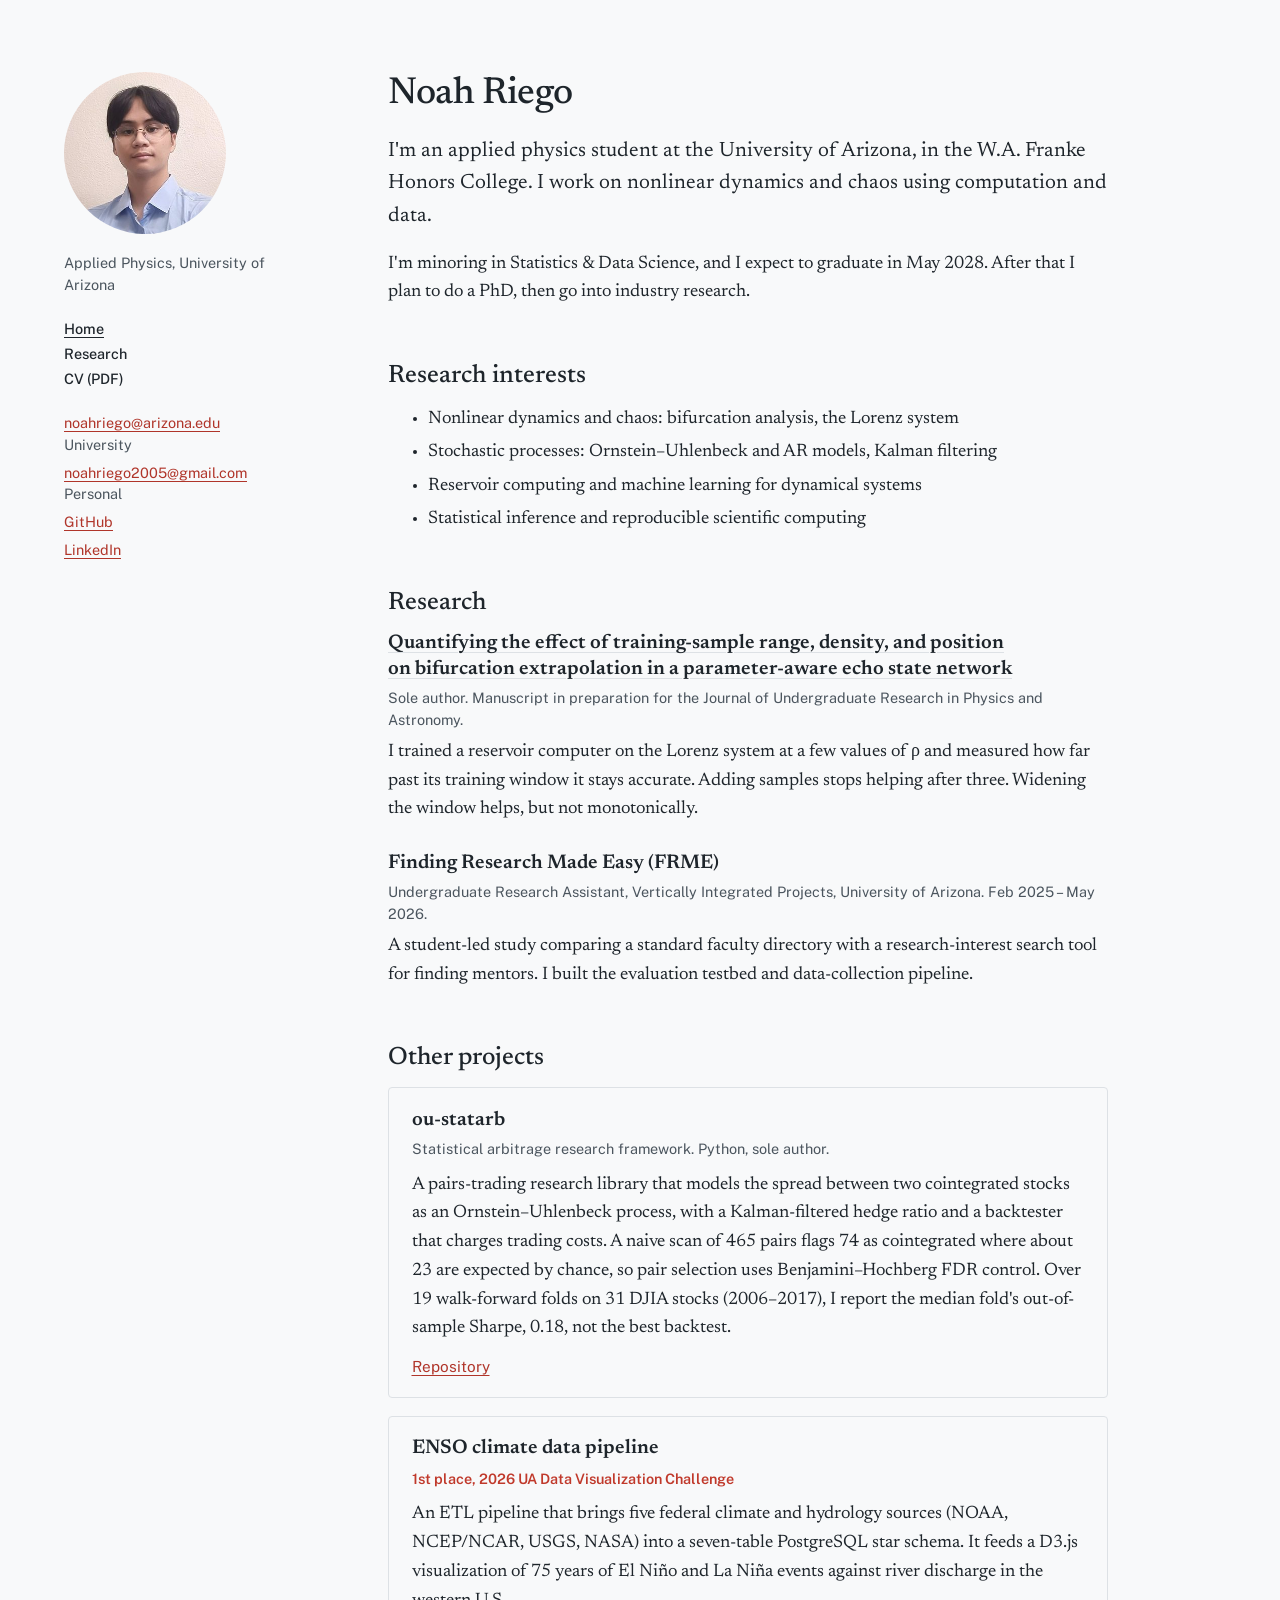
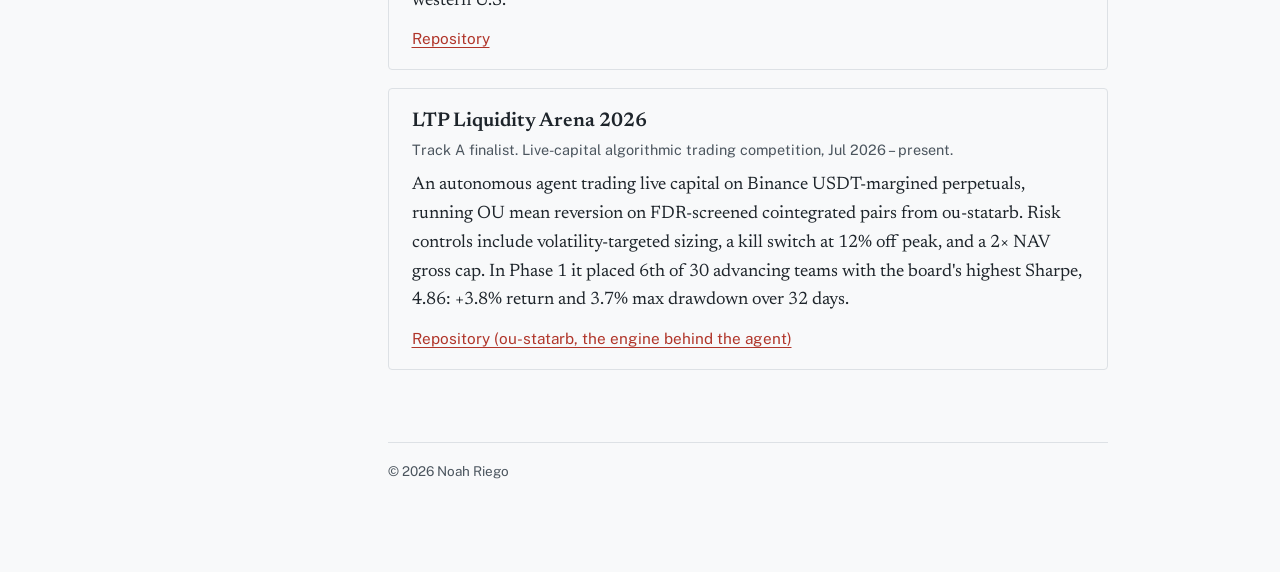
<file: index.html>
<!doctype html>
<html lang="en">
<head>
  <meta charset="utf-8">
  <meta name="viewport" content="width=device-width, initial-scale=1">
  <title>Noah Riego</title>
  <meta name="description" content="Noah Riego, applied physics student at the University of Arizona. Research in nonlinear dynamics, chaos, and reservoir computing.">
  <link rel="canonical" href="https://ndar123909.github.io/">

  <meta property="og:type" content="website">
  <meta property="og:title" content="Noah Riego">
  <meta property="og:description" content="Applied physics student at the University of Arizona. Research in nonlinear dynamics, chaos, and reservoir computing.">
  <meta property="og:url" content="https://ndar123909.github.io/">
  <meta property="og:image" content="https://ndar123909.github.io/assets/img/headshot-640.jpg">
  <meta property="og:image:alt" content="Portrait of Noah Riego">
  <meta name="twitter:card" content="summary">

  <link rel="icon" href="/assets/img/favicon.svg" type="image/svg+xml">
  <link rel="preload" href="/assets/fonts/newsreader-latin-wght-normal.woff2" as="font" type="font/woff2" crossorigin>
  <link rel="stylesheet" href="/assets/css/site.css">
</head>
<body>
  <a class="skip-link" href="#main">Skip to content</a>

  <div class="layout">
    <header class="sidebar">
      <img class="headshot" src="/assets/img/headshot-320.jpg" srcset="/assets/img/headshot-320.jpg 320w, /assets/img/headshot-640.jpg 640w" sizes="9rem" width="320" height="320" alt="Portrait of Noah Riego">
      <p class="role">Applied Physics, University of Arizona</p>
      <nav aria-label="Site">
        <ul>
          <li><a href="/" aria-current="page">Home</a></li>
          <li><a href="/research/lorenz-esn/">Research</a></li>
          <li><a href="/files/Riego_CV.pdf">CV (PDF)</a></li>
        </ul>
      </nav>
      <ul class="contact">
        <li><a href="mailto:noahriego@arizona.edu">noahriego@arizona.edu</a> <span class="kind">University</span></li>
        <li><a href="mailto:noahriego2005@gmail.com">noahriego2005@gmail.com</a> <span class="kind">Personal</span></li>
        <li><a href="https://github.com/NDAR123909">GitHub</a></li>
        <li><a href="https://www.linkedin.com/in/noah-riego-b32a02276/">LinkedIn</a></li>
      </ul>
    </header>

    <main id="main">
      <h1>Noah Riego</h1>

      <p class="lede">I'm an applied physics student at the University of Arizona, in the W.A. Franke Honors College. I work on nonlinear dynamics and chaos using computation and data.</p>

      <p>I'm minoring in Statistics &amp; Data Science, and I expect to graduate in May 2028. After that I plan to do a PhD, then go into industry research.</p>

      <h2>Research interests</h2>
      <ul>
        <li>Nonlinear dynamics and chaos: bifurcation analysis, the Lorenz system</li>
        <li>Stochastic processes: Ornstein–Uhlenbeck and AR models, Kalman filtering</li>
        <li>Reservoir computing and machine learning for dynamical systems</li>
        <li>Statistical inference and reproducible scientific computing</li>
      </ul>

      <h2>Research</h2>

      <article class="entry">
        <h3><a href="/research/lorenz-esn/">Quantifying the effect of training-sample range, density, and position on bifurcation extrapolation in a parameter-aware echo state network</a></h3>
        <p class="meta">Sole author. Manuscript in preparation for the Journal of Undergraduate Research in Physics and Astronomy.</p>
        <p>I trained a reservoir computer on the Lorenz system at a few values of ρ and measured how far past its training window it stays accurate. Adding samples stops helping after three. Widening the window helps, but not monotonically.</p>
      </article>

      <article class="entry">
        <h3>Finding Research Made Easy (FRME)</h3>
        <p class="meta">Undergraduate Research Assistant, Vertically Integrated Projects, University of Arizona. Feb 2025 – May 2026.</p>
        <p>A student-led study comparing a standard faculty directory with a research-interest search tool for finding mentors. I built the evaluation testbed and data-collection pipeline.</p>
      </article>

      <h2>Other projects</h2>

      <article class="project">
        <h3>ou-statarb</h3>
        <p class="meta">Statistical arbitrage research framework. Python, sole author.</p>
        <p>A pairs-trading research library that models the spread between two cointegrated stocks as an Ornstein–Uhlenbeck process, with a Kalman-filtered hedge ratio and a backtester that charges trading costs. A naive scan of 465 pairs flags 74 as cointegrated where about 23 are expected by chance, so pair selection uses Benjamini–Hochberg FDR control. Over 19 walk-forward folds on 31 DJIA stocks (2006–2017), I report the median fold's out-of-sample Sharpe, 0.18, not the best backtest.</p>
        <p class="links"><a href="https://github.com/NDAR123909/ou-statarb">Repository</a></p>
      </article>

      <article class="project">
        <h3>ENSO climate data pipeline</h3>
        <p class="award">1st place, 2026 UA Data Visualization Challenge</p>
        <p>An ETL pipeline that brings five federal climate and hydrology sources (NOAA, NCEP/NCAR, USGS, NASA) into a seven-table PostgreSQL star schema. It feeds a D3.js visualization of 75 years of El Niño and La Niña events against river discharge in the western U.S.</p>
        <p class="links"><a href="https://github.com/NDAR123909/enso-visualization">Repository</a></p>
      </article>

      <article class="project">
        <h3>LTP Liquidity Arena 2026</h3>
        <p class="meta">Track A finalist. Live-capital algorithmic trading competition, Jul 2026 – present.</p>
        <p>An autonomous agent trading live capital on Binance USDT-margined perpetuals, running OU mean reversion on FDR-screened cointegrated pairs from ou-statarb. Risk controls include volatility-targeted sizing, a kill switch at 12% off peak, and a 2× NAV gross cap. In Phase 1 it placed 6th of 30 advancing teams with the board's highest Sharpe, 4.86: +3.8% return and 3.7% max drawdown over 32 days.</p>
        <p class="links"><a href="https://github.com/NDAR123909/ou-statarb">Repository (ou-statarb, the engine behind the agent)</a></p>
      </article>

      <footer class="site-footer">
        <p>© 2026 Noah Riego</p>
      </footer>
    </main>
  </div>
</body>
</html>
</file>
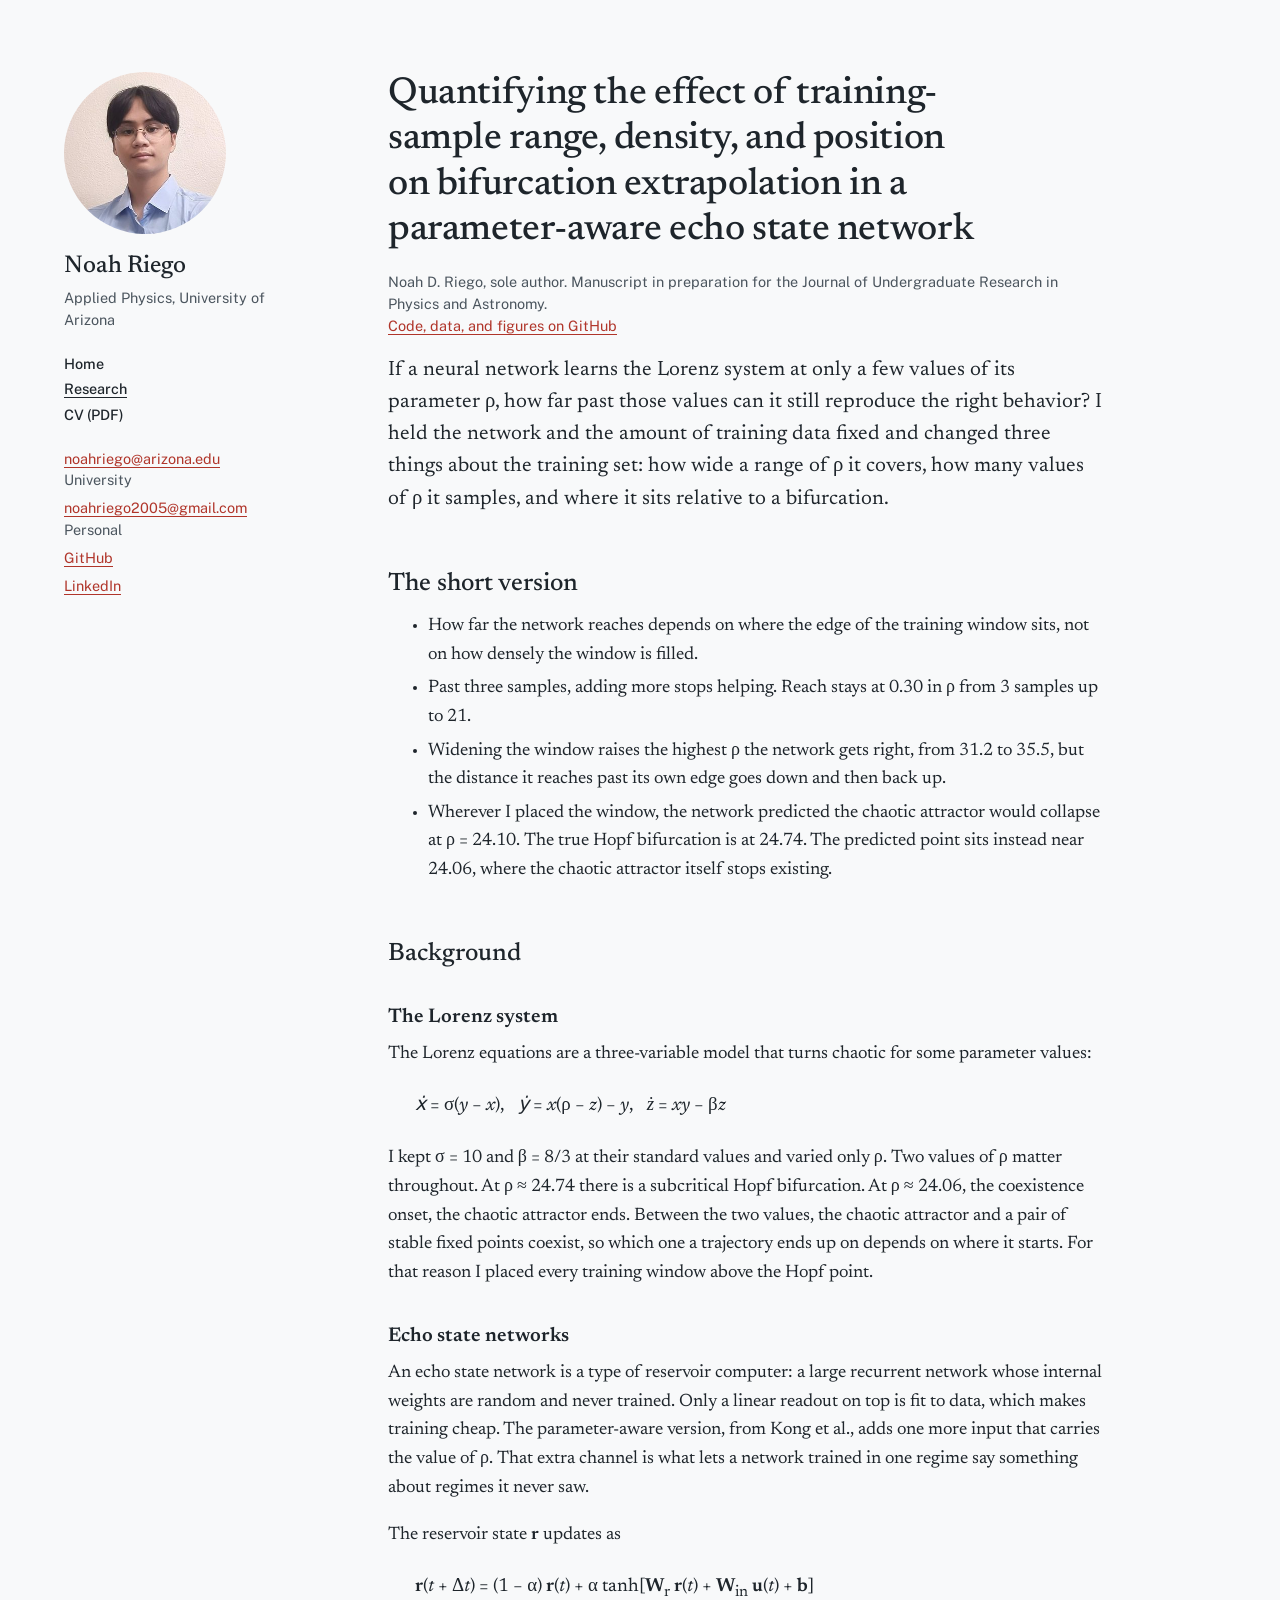
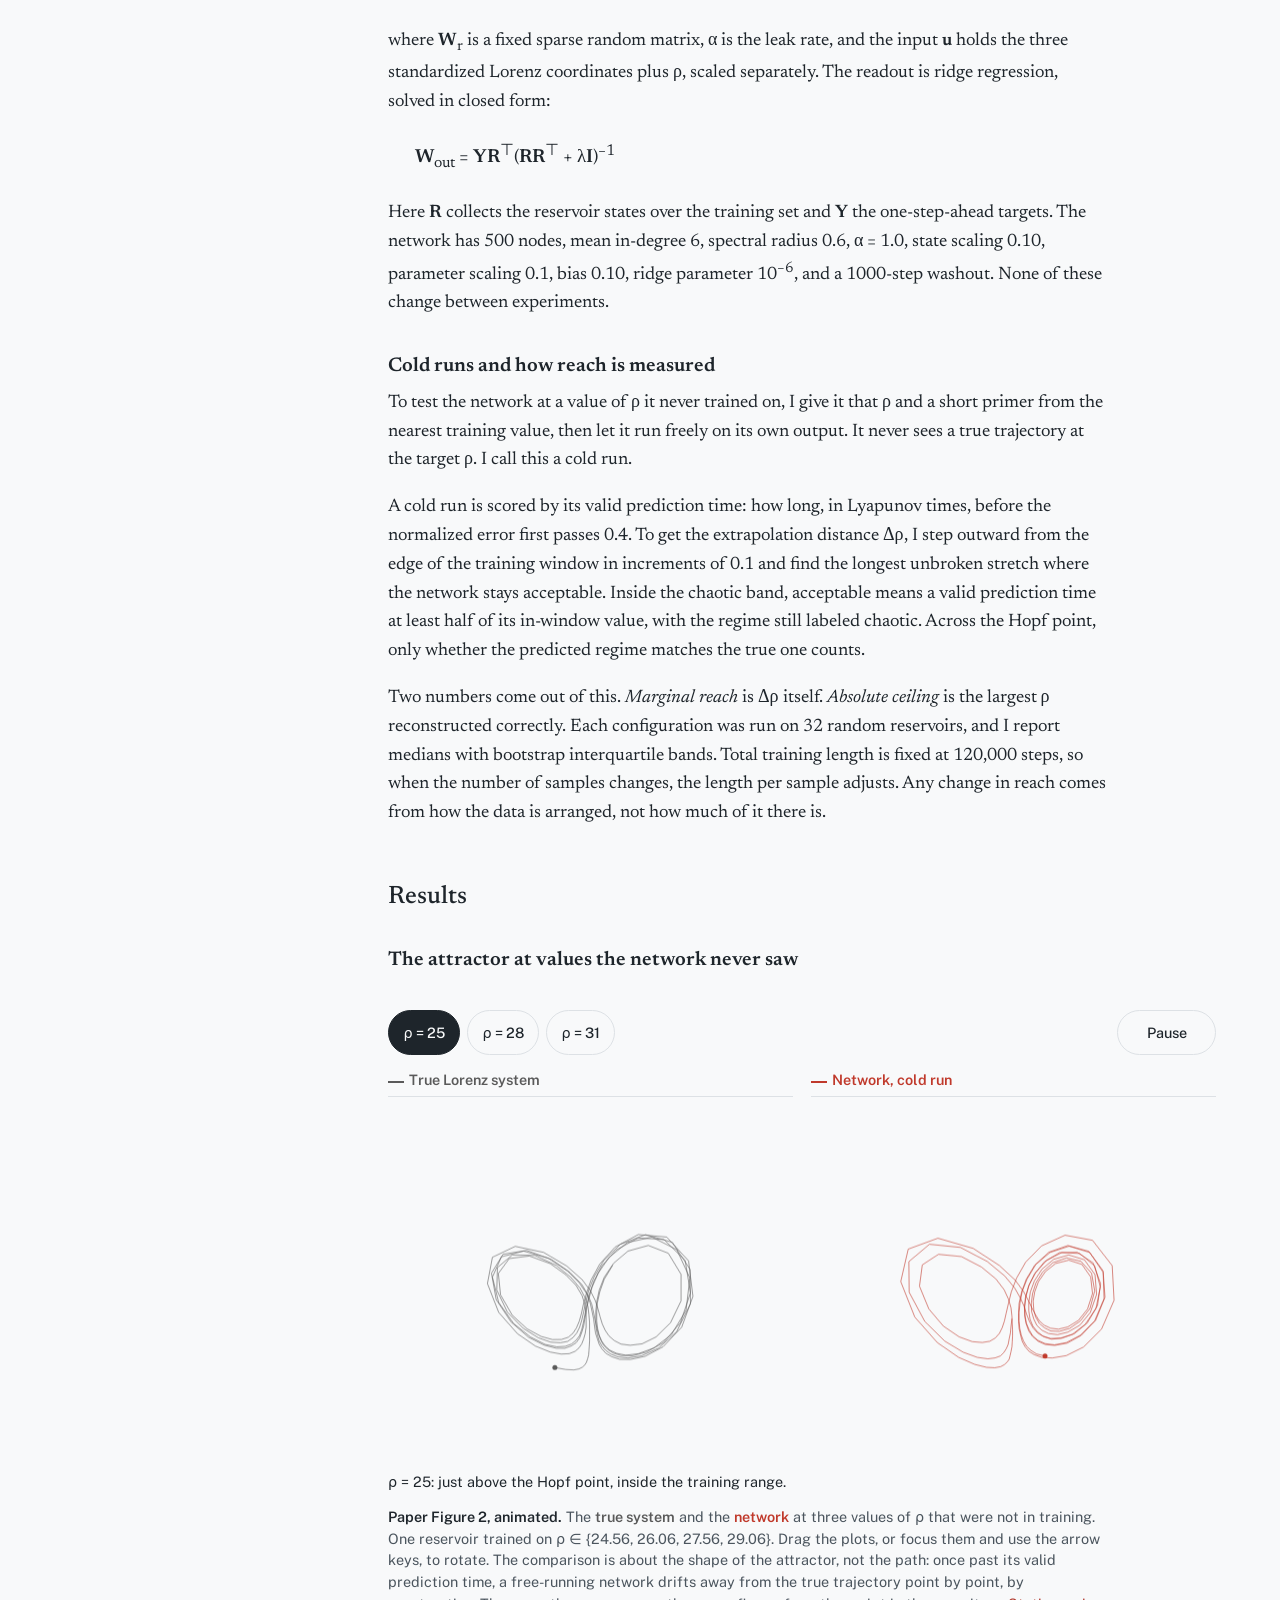
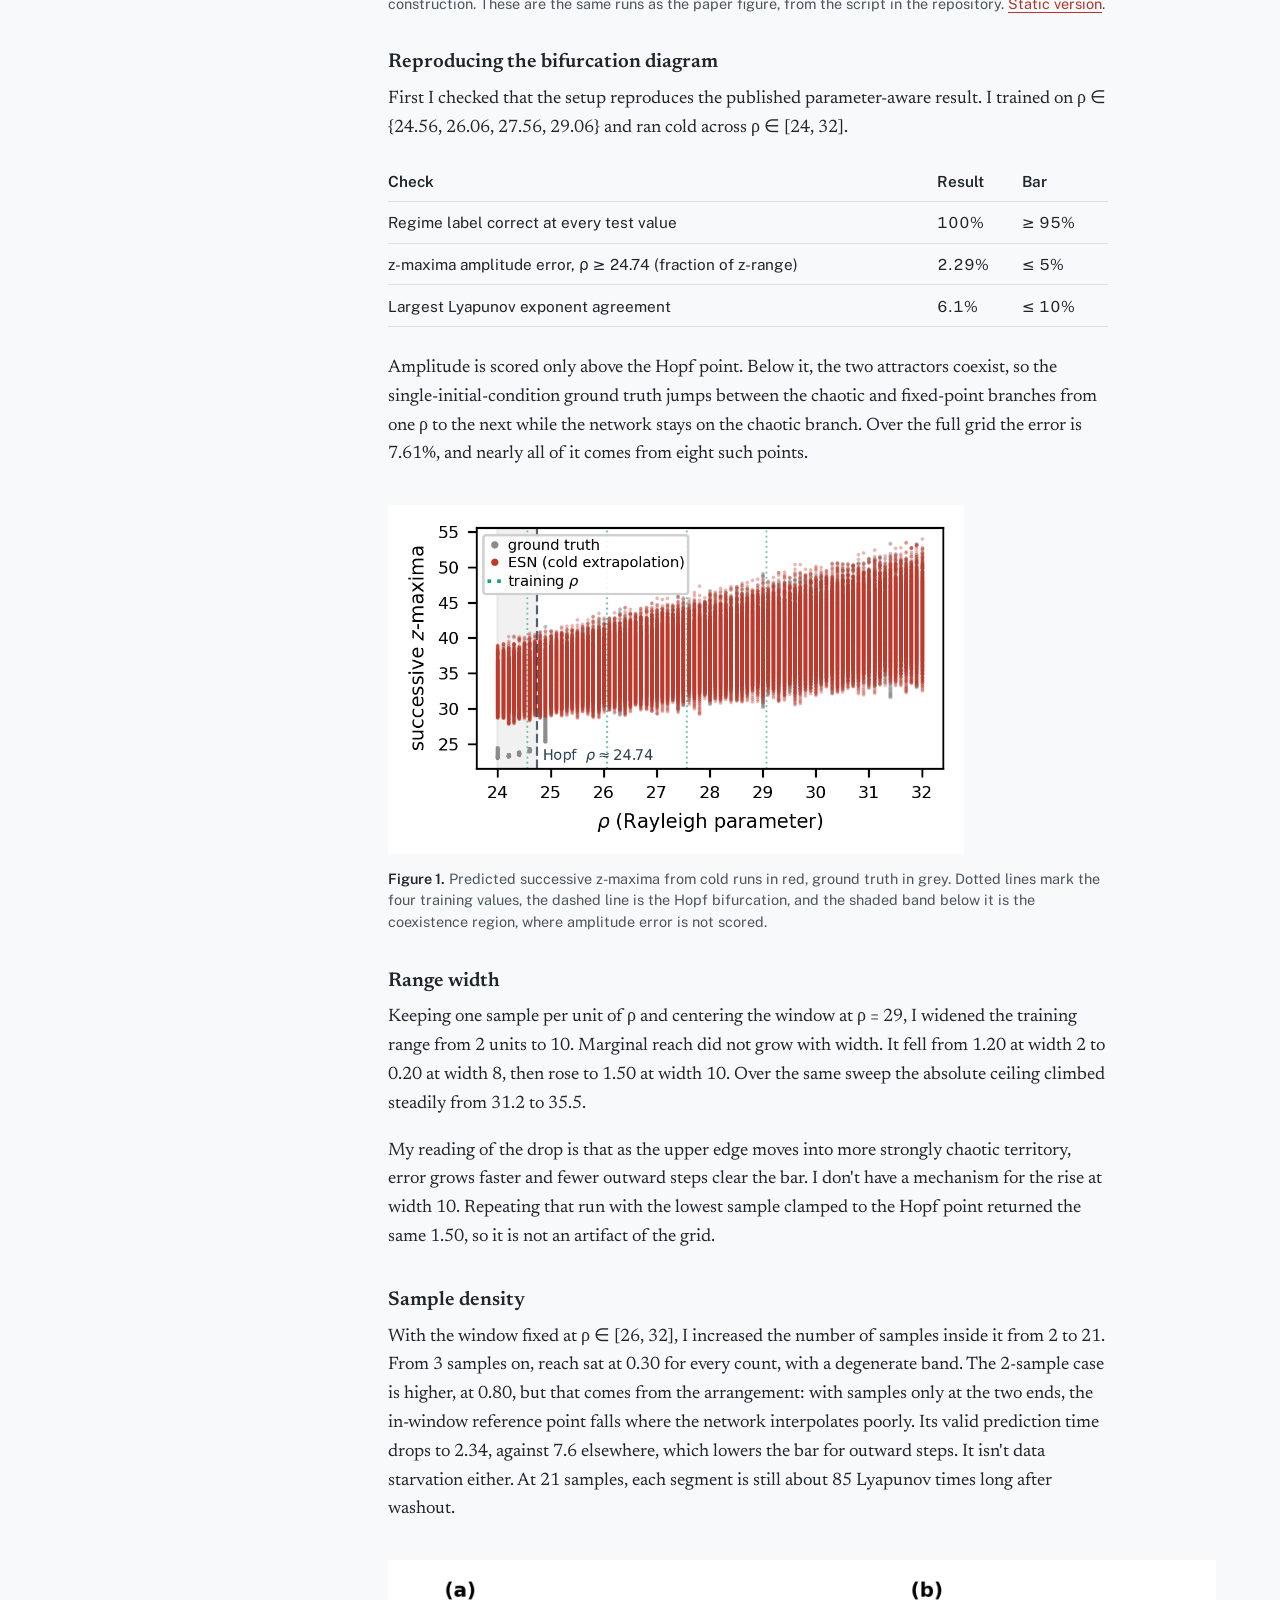
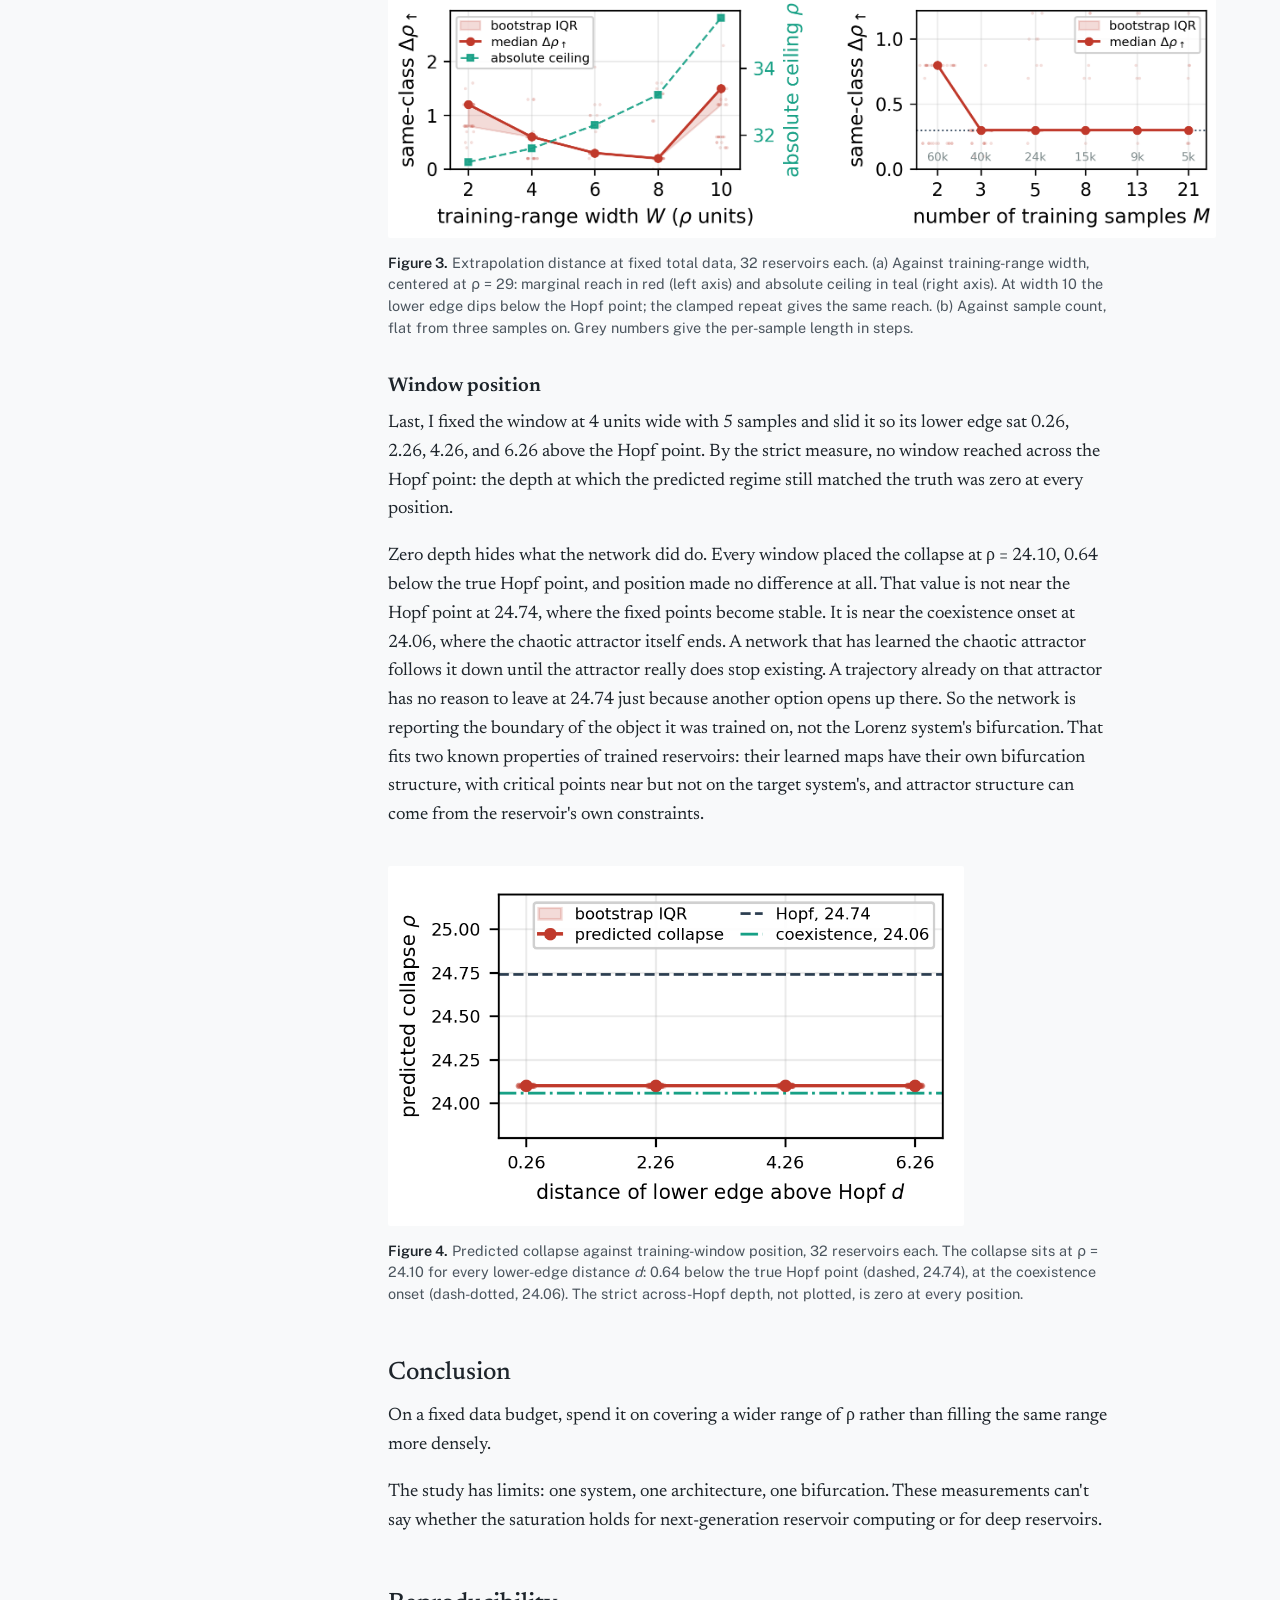
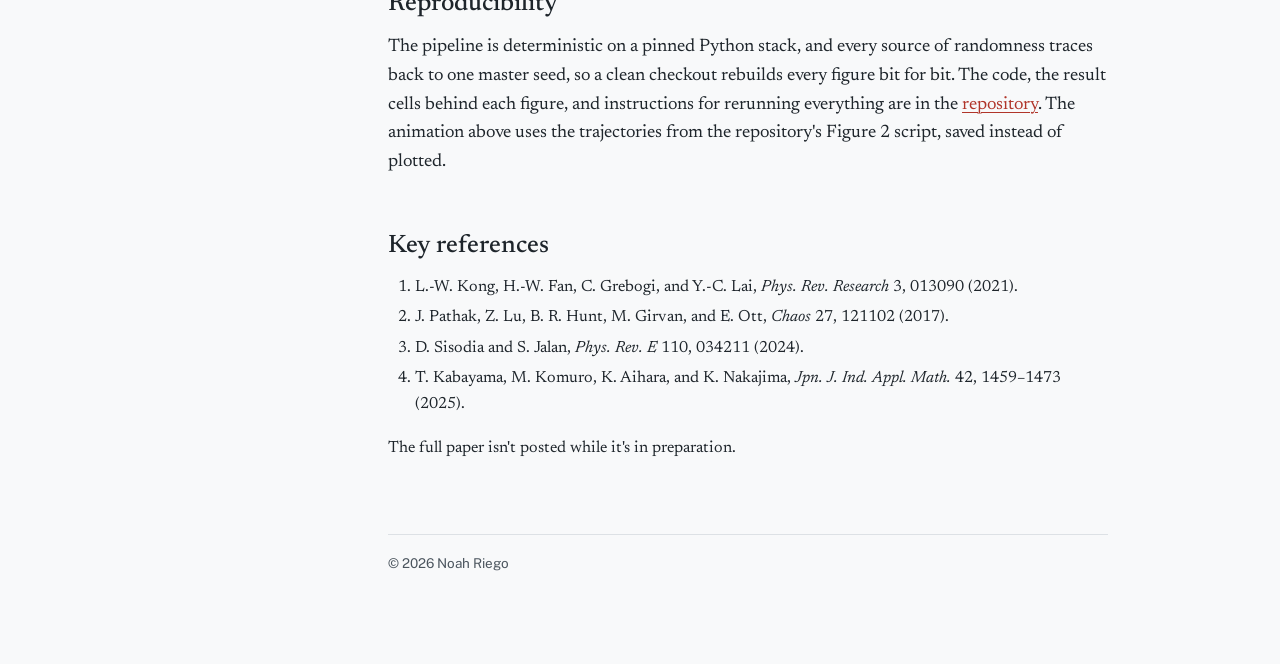
<file: research/lorenz-esn/index.html>
<!doctype html>
<html lang="en">
<head>
  <meta charset="utf-8">
  <meta name="viewport" content="width=device-width, initial-scale=1">
  <title>Bifurcation extrapolation with echo state networks | Noah Riego</title>
  <meta name="description" content="How far past its training window can a parameter-aware echo state network reconstruct the Lorenz bifurcation diagram? Results on training range, sample density, and window position.">
  <link rel="canonical" href="https://ndar123909.github.io/research/lorenz-esn/">

  <meta property="og:type" content="article">
  <meta property="og:title" content="Bifurcation extrapolation with echo state networks">
  <meta property="og:description" content="How far past its training window a parameter-aware echo state network stays accurate on the Lorenz system, and what controls it.">
  <meta property="og:url" content="https://ndar123909.github.io/research/lorenz-esn/">
  <meta property="og:image" content="https://ndar123909.github.io/assets/img/fig2-attractors.jpg">
  <meta property="og:image:alt" content="True Lorenz attractors in grey above the network's predicted attractors in red, at three values of rho.">
  <meta name="twitter:card" content="summary_large_image">

  <link rel="icon" href="/assets/img/favicon.svg" type="image/svg+xml">
  <link rel="preload" href="/assets/fonts/newsreader-latin-wght-normal.woff2" as="font" type="font/woff2" crossorigin>
  <link rel="stylesheet" href="/assets/css/site.css">
  <link rel="stylesheet" href="/assets/css/research.css">
  <script src="/assets/js/attractors.js" defer></script>
</head>
<body>
  <a class="skip-link" href="#main">Skip to content</a>

  <div class="layout">
    <header class="sidebar">
      <img class="headshot" src="/assets/img/headshot-320.jpg" srcset="/assets/img/headshot-320.jpg 320w, /assets/img/headshot-640.jpg 640w" sizes="9rem" width="320" height="320" alt="Portrait of Noah Riego">
      <a class="name" href="/">Noah Riego</a>
      <p class="role">Applied Physics, University of Arizona</p>
      <nav aria-label="Site">
        <ul>
          <li><a href="/">Home</a></li>
          <li><a href="/research/lorenz-esn/" aria-current="page">Research</a></li>
          <li><a href="/files/Riego_CV.pdf">CV (PDF)</a></li>
        </ul>
      </nav>
      <ul class="contact">
        <li><a href="mailto:noahriego@arizona.edu">noahriego@arizona.edu</a> <span class="kind">University</span></li>
        <li><a href="mailto:noahriego2005@gmail.com">noahriego2005@gmail.com</a> <span class="kind">Personal</span></li>
        <li><a href="https://github.com/NDAR123909">GitHub</a></li>
        <li><a href="https://www.linkedin.com/in/noah-riego-b32a02276/">LinkedIn</a></li>
      </ul>
    </header>

    <main id="main">
      <article>
        <h1>Quantifying the effect of training-sample range, density, and position on bifurcation extrapolation in a parameter-aware echo state network</h1>
        <p class="meta">Noah D. Riego, sole author. Manuscript in preparation for the Journal of Undergraduate Research in Physics and Astronomy.<br>
          <a href="https://github.com/NDAR123909/reservoir-lorenz-regime-transitions">Code, data, and figures on GitHub</a></p>

        <p class="lede">If a neural network learns the Lorenz system at only a few values of its parameter ρ, how far past those values can it still reproduce the right behavior? I held the network and the amount of training data fixed and changed three things about the training set: how wide a range of ρ it covers, how many values of ρ it samples, and where it sits relative to a bifurcation.</p>

        <h2>The short version</h2>
        <ul>
          <li>How far the network reaches depends on where the edge of the training window sits, not on how densely the window is filled.</li>
          <li>Past three samples, adding more stops helping. Reach stays at 0.30 in ρ from 3 samples up to 21.</li>
          <li>Widening the window raises the highest ρ the network gets right, from 31.2 to 35.5, but the distance it reaches past its own edge goes down and then back up.</li>
          <li>Wherever I placed the window, the network predicted the chaotic attractor would collapse at ρ = 24.10. The true Hopf bifurcation is at 24.74. The predicted point sits instead near 24.06, where the chaotic attractor itself stops existing.</li>
        </ul>

        <h2>Background</h2>

        <h3>The Lorenz system</h3>
        <p>The Lorenz equations are a three-variable model that turns chaotic for some parameter values:</p>
        <p class="eq" role="math" aria-label="x dot equals sigma times y minus x; y dot equals x times rho minus z, minus y; z dot equals x y minus beta z">
          <var>ẋ</var> = σ(<var>y</var> − <var>x</var>),&ensp;
          <var>ẏ</var> = <var>x</var>(ρ − <var>z</var>) − <var>y</var>,&ensp;
          <var>ż</var> = <var>xy</var> − β<var>z</var>
        </p>
        <p>I kept σ = 10 and β = 8/3 at their standard values and varied only ρ. Two values of ρ matter throughout. At ρ ≈ 24.74 there is a subcritical Hopf bifurcation. At ρ ≈ 24.06, the coexistence onset, the chaotic attractor ends. Between the two values, the chaotic attractor and a pair of stable fixed points coexist, so which one a trajectory ends up on depends on where it starts. For that reason I placed every training window above the Hopf point.</p>

        <h3>Echo state networks</h3>
        <p>An echo state network is a type of reservoir computer: a large recurrent network whose internal weights are random and never trained. Only a linear readout on top is fit to data, which makes training cheap. The parameter-aware version, from Kong et al., adds one more input that carries the value of ρ. That extra channel is what lets a network trained in one regime say something about regimes it never saw.</p>
        <p>The reservoir state <var class="bold">r</var> updates as</p>
        <p class="eq" role="math" aria-label="r at t plus delta t equals one minus alpha times r at t, plus alpha times tanh of W r times r at t plus W in times u at t plus b">
          <var class="bold">r</var>(<var>t</var> + Δ<var>t</var>) = (1 − α) <var class="bold">r</var>(<var>t</var>) + α tanh[<var class="bold">W</var><sub>r</sub> <var class="bold">r</var>(<var>t</var>) + <var class="bold">W</var><sub>in</sub> <var class="bold">u</var>(<var>t</var>) + <var class="bold">b</var>]
        </p>
        <p>where <var class="bold">W</var><sub>r</sub> is a fixed sparse random matrix, α is the leak rate, and the input <var class="bold">u</var> holds the three standardized Lorenz coordinates plus ρ, scaled separately. The readout is ridge regression, solved in closed form:</p>
        <p class="eq" role="math" aria-label="W out equals Y R transpose times the inverse of R R transpose plus lambda I">
          <var class="bold">W</var><sub>out</sub> = <var class="bold">Y</var><var class="bold">R</var><sup>⊤</sup>(<var class="bold">R</var><var class="bold">R</var><sup>⊤</sup> + λ<var class="bold">I</var>)<sup>−1</sup>
        </p>
        <p>Here <var class="bold">R</var> collects the reservoir states over the training set and <var class="bold">Y</var> the one-step-ahead targets. The network has 500 nodes, mean in-degree 6, spectral radius 0.6, α = 1.0, state scaling 0.10, parameter scaling 0.1, bias 0.10, ridge parameter 10<sup>−6</sup>, and a 1000-step washout. None of these change between experiments.</p>

        <h3>Cold runs and how reach is measured</h3>
        <p>To test the network at a value of ρ it never trained on, I give it that ρ and a short primer from the nearest training value, then let it run freely on its own output. It never sees a true trajectory at the target ρ. I call this a cold run.</p>
        <p>A cold run is scored by its valid prediction time: how long, in Lyapunov times, before the normalized error first passes 0.4. To get the extrapolation distance Δρ, I step outward from the edge of the training window in increments of 0.1 and find the longest unbroken stretch where the network stays acceptable. Inside the chaotic band, acceptable means a valid prediction time at least half of its in-window value, with the regime still labeled chaotic. Across the Hopf point, only whether the predicted regime matches the true one counts.</p>
        <p>Two numbers come out of this. <em>Marginal reach</em> is Δρ itself. <em>Absolute ceiling</em> is the largest ρ reconstructed correctly. Each configuration was run on 32 random reservoirs, and I report medians with bootstrap interquartile bands. Total training length is fixed at 120,000 steps, so when the number of samples changes, the length per sample adjusts. Any change in reach comes from how the data is arranged, not how much of it there is.</p>

        <h2>Results</h2>

        <h3>The attractor at values the network never saw</h3>

        <figure class="wide attractor" id="attractors" data-attractors data-src="/assets/data/attractors.json">
          <div class="attractor-controls">
            <div class="rho-choices" role="group" aria-label="Value of ρ">
              <button type="button" data-rho aria-pressed="true" data-label="ρ = 25: just above the Hopf point, inside the training range.">ρ = 25</button>
              <button type="button" data-rho aria-pressed="false" data-label="ρ = 28: between training values.">ρ = 28</button>
              <button type="button" data-rho aria-pressed="false" data-label="ρ = 31: beyond the top of the training range.">ρ = 31</button>
            </div>
            <button type="button" class="play" data-play>Play</button>
          </div>

          <div class="attractor-view" data-view tabindex="0" role="group" aria-label="Attractor view. Drag, or use the arrow keys, to rotate both plots together.">
            <div class="pane">
              <p class="pane-label"><span class="key key-truth">True Lorenz system</span></p>
              <canvas role="img" aria-label="True Lorenz attractor at the selected value of ρ, traced over time."></canvas>
            </div>
            <div class="pane">
              <p class="pane-label"><span class="key key-network">Network, cold run</span></p>
              <canvas role="img" aria-label="The echo state network's free-running attractor at the same value of ρ, traced over time."></canvas>
            </div>
          </div>
          <p class="status" data-status aria-live="polite"></p>

          <figcaption>
            <strong>Paper Figure 2, animated.</strong> The <span class="key key-truth">true system</span> and the <span class="key key-network">network</span> at three values of ρ that were not in training. One reservoir trained on ρ ∈ {24.56, 26.06, 27.56, 29.06}. Drag the plots, or focus them and use the arrow keys, to rotate. The comparison is about the shape of the attractor, not the path: once past its valid prediction time, a free-running network drifts away from the true trajectory point by point, by construction. These are the same runs as the paper figure, from the script in the repository. <a href="/assets/img/fig2-attractors.jpg">Static version</a>.
          </figcaption>
          <noscript>
            <img src="/assets/img/fig2-attractors.jpg" width="1200" height="780" alt="Six 3D plots. Top row in grey: the true Lorenz attractor at rho 25, 28, and 31. Bottom row in red: the network's attractor at the same values. Each pair has the same two-lobed shape.">
          </noscript>
        </figure>

        <h3>Reproducing the bifurcation diagram</h3>
        <p>First I checked that the setup reproduces the published parameter-aware result. I trained on ρ ∈ {24.56, 26.06, 27.56, 29.06} and ran cold across ρ ∈ [24, 32].</p>

        <table class="numbers">
          <thead>
            <tr><th scope="col">Check</th><th scope="col">Result</th><th scope="col">Bar</th></tr>
          </thead>
          <tbody>
            <tr><td>Regime label correct at every test value</td><td class="num">100%</td><td class="num">≥ 95%</td></tr>
            <tr><td>z-maxima amplitude error, ρ ≥ 24.74 (fraction of z-range)</td><td class="num">2.29%</td><td class="num">≤ 5%</td></tr>
            <tr><td>Largest Lyapunov exponent agreement</td><td class="num">6.1%</td><td class="num">≤ 10%</td></tr>
          </tbody>
        </table>

        <p>Amplitude is scored only above the Hopf point. Below it, the two attractors coexist, so the single-initial-condition ground truth jumps between the chaotic and fixed-point branches from one ρ to the next while the network stays on the chaotic branch. Over the full grid the error is 7.61%, and nearly all of it comes from eight such points.</p>

        <figure class="narrow">
          <img src="/assets/img/fig1-bifurcation.png" width="990" height="600" loading="lazy" alt="Bifurcation diagram: successive z-maxima against rho from 24 to 32. The network's red points overlay the grey ground truth across the whole range, both rising with rho.">
          <figcaption><strong>Figure 1.</strong> Predicted successive z-maxima from cold runs in red, ground truth in grey. Dotted lines mark the four training values, the dashed line is the Hopf bifurcation, and the shaded band below it is the coexistence region, where amplitude error is not scored.</figcaption>
        </figure>

        <h3>Range width</h3>
        <p>Keeping one sample per unit of ρ and centering the window at ρ = 29, I widened the training range from 2 units to 10. Marginal reach did not grow with width. It fell from 1.20 at width 2 to 0.20 at width 8, then rose to 1.50 at width 10. Over the same sweep the absolute ceiling climbed steadily from 31.2 to 35.5.</p>
        <p>My reading of the drop is that as the upper edge moves into more strongly chaotic territory, error grows faster and fewer outward steps clear the bar. I don't have a mechanism for the rise at width 10. Repeating that run with the lowest sample clamped to the Hopf point returned the same 1.50, so it is not an artifact of the grid.</p>

        <h3>Sample density</h3>
        <p>With the window fixed at ρ ∈ [26, 32], I increased the number of samples inside it from 2 to 21. From 3 samples on, reach sat at 0.30 for every count, with a degenerate band. The 2-sample case is higher, at 0.80, but that comes from the arrangement: with samples only at the two ends, the in-window reference point falls where the network interpolates poorly. Its valid prediction time drops to 2.34, against 7.6 elsewhere, which lowers the bar for outward steps. It isn't data starvation either. At 21 samples, each segment is still about 85 Lyapunov times long after washout.</p>

        <figure class="wide">
          <img src="/assets/img/fig3-range-density.png" width="1920" height="645" loading="lazy" alt="Two line plots. Left: marginal reach against training-range width falls from 1.2 to 0.2 then rises to 1.5, while absolute ceiling rises steadily from 31.2 to 35.5. Right: marginal reach against number of samples is 0.8 at two samples and flat at 0.3 from three samples to 21.">
          <figcaption><strong>Figure 3.</strong> Extrapolation distance at fixed total data, 32 reservoirs each. (a) Against training-range width, centered at ρ = 29: marginal reach in red (left axis) and absolute ceiling in teal (right axis). At width 10 the lower edge dips below the Hopf point; the clamped repeat gives the same reach. (b) Against sample count, flat from three samples on. Grey numbers give the per-sample length in steps.</figcaption>
        </figure>

        <h3>Window position</h3>
        <p>Last, I fixed the window at 4 units wide with 5 samples and slid it so its lower edge sat 0.26, 2.26, 4.26, and 6.26 above the Hopf point. By the strict measure, no window reached across the Hopf point: the depth at which the predicted regime still matched the truth was zero at every position.</p>
        <p>Zero depth hides what the network did do. Every window placed the collapse at ρ = 24.10, 0.64 below the true Hopf point, and position made no difference at all. That value is not near the Hopf point at 24.74, where the fixed points become stable. It is near the coexistence onset at 24.06, where the chaotic attractor itself ends. A network that has learned the chaotic attractor follows it down until the attractor really does stop existing. A trajectory already on that attractor has no reason to leave at 24.74 just because another option opens up there. So the network is reporting the boundary of the object it was trained on, not the Lorenz system's bifurcation. That fits two known properties of trained reservoirs: their learned maps have their own bifurcation structure, with critical points near but not on the target system's, and attractor structure can come from the reservoir's own constraints.</p>

        <figure class="narrow">
          <img src="/assets/img/fig4-window-position.png" width="960" height="600" loading="lazy" alt="Predicted collapse point against distance of the window's lower edge above the Hopf point. All four points sit flat at rho 24.10, below the dashed Hopf line at 24.74 and just above the dash-dotted coexistence line at 24.06.">
          <figcaption><strong>Figure 4.</strong> Predicted collapse against training-window position, 32 reservoirs each. The collapse sits at ρ = 24.10 for every lower-edge distance <var>d</var>: 0.64 below the true Hopf point (dashed, 24.74), at the coexistence onset (dash-dotted, 24.06). The strict across-Hopf depth, not plotted, is zero at every position.</figcaption>
        </figure>

        <h2>Conclusion</h2>
        <p>On a fixed data budget, spend it on covering a wider range of ρ rather than filling the same range more densely.</p>
        <p>The study has limits: one system, one architecture, one bifurcation. These measurements can't say whether the saturation holds for next-generation reservoir computing or for deep reservoirs.</p>

        <h2>Reproducibility</h2>
        <p>The pipeline is deterministic on a pinned Python stack, and every source of randomness traces back to one master seed, so a clean checkout rebuilds every figure bit for bit. The code, the result cells behind each figure, and instructions for rerunning everything are in the <a href="https://github.com/NDAR123909/reservoir-lorenz-regime-transitions">repository</a>. The animation above uses the trajectories from the repository's Figure 2 script, saved instead of plotted.</p>

        <h2>Key references</h2>
        <ol class="references">
          <li>L.-W. Kong, H.-W. Fan, C. Grebogi, and Y.-C. Lai, <cite>Phys. Rev. Research</cite> 3, 013090 (2021).</li>
          <li>J. Pathak, Z. Lu, B. R. Hunt, M. Girvan, and E. Ott, <cite>Chaos</cite> 27, 121102 (2017).</li>
          <li>D. Sisodia and S. Jalan, <cite>Phys. Rev. E</cite> 110, 034211 (2024).</li>
          <li>T. Kabayama, M. Komuro, K. Aihara, and K. Nakajima, <cite>Jpn. J. Ind. Appl. Math.</cite> 42, 1459–1473 (2025).</li>
        </ol>
        <p class="small">The full paper isn't posted while it's in preparation.</p>
      </article>

      <footer class="site-footer">
        <p>© 2026 Noah Riego</p>
      </footer>
    </main>
  </div>
</body>
</html>
</file>
<file: assets/css/site.css>
/* Fonts: self-hosted variable fonts (OFL-1.1), latin subset */
@font-face {
  font-family: "Newsreader";
  src: url("../fonts/newsreader-latin-wght-normal.woff2") format("woff2");
  font-weight: 200 800;
  font-style: normal;
  font-display: swap;
}
@font-face {
  font-family: "Newsreader";
  src: url("../fonts/newsreader-latin-wght-italic.woff2") format("woff2");
  font-weight: 200 800;
  font-style: italic;
  font-display: swap;
}
@font-face {
  font-family: "Public Sans";
  src: url("../fonts/public-sans-latin-wght-normal.woff2") format("woff2");
  font-weight: 100 900;
  font-style: normal;
  font-display: swap;
}

/* Tokens. Truth grey and network red come from the paper's figures. */
:root {
  --paper: #f8f9fa;
  --ink: #1e252b;
  --ink-soft: #4b555e;
  --rule: #dde1e5;
  --truth: #5a5a5a;
  --network: #c0392b;
  --link: #b0352a;
  --focus: #1f5fbf;

  --serif: "Newsreader", "Iowan Old Style", Georgia, serif;
  --sans: "Public Sans", system-ui, sans-serif;

  --measure: 40rem;
  --sidebar: 14rem;
  --gutter: 1rem;
  color-scheme: light;
}

@media (prefers-color-scheme: dark) {
  :root:not([data-theme="light"]) {
    --paper: #161a1e;
    --ink: #e6e8ea;
    --ink-soft: #a9b1b8;
    --rule: #2e353b;
    --truth: #a3a3a3;
    --network: #e0675a;
    --link: #f08a7e;
    --focus: #8ab4ff;
    color-scheme: dark;
  }
}
:root[data-theme="dark"] {
  --paper: #161a1e;
  --ink: #e6e8ea;
  --ink-soft: #a9b1b8;
  --rule: #2e353b;
  --truth: #a3a3a3;
  --network: #e0675a;
  --link: #f08a7e;
  --focus: #8ab4ff;
  color-scheme: dark;
}

/* Base */
*, *::before, *::after { box-sizing: border-box; }

html {
  font-size: 112.5%; /* 18px body */
  -webkit-text-size-adjust: 100%;
}

body {
  margin: 0;
  background: var(--paper);
  color: var(--ink);
  font-family: var(--serif);
  font-optical-sizing: auto;
  line-height: 1.6;
}

img { max-width: 100%; height: auto; display: block; }

a { color: var(--link); text-underline-offset: 0.18em; text-decoration-thickness: 1px; }
a:hover { text-decoration-thickness: 2px; }

:focus-visible {
  outline: 2px solid var(--focus);
  outline-offset: 3px;
  border-radius: 2px;
}

.skip-link {
  position: absolute;
  left: var(--gutter);
  top: -3rem;
  padding: 0.4rem 0.8rem;
  background: var(--ink);
  color: var(--paper);
  font-family: var(--sans);
  font-size: 0.85rem;
  z-index: 10;
}
.skip-link:focus { top: var(--gutter); }

/* Layout: fixed sidebar on wide screens, compact header on narrow ones */
.layout {
  max-width: calc(var(--sidebar) + var(--measure) + 12rem);
  margin: 0 auto;
  padding: 2rem var(--gutter) 4rem;
}

@media (min-width: 52rem) {
  .layout {
    display: grid;
    grid-template-columns: var(--sidebar) minmax(0, 1fr);
    gap: 4rem;
    padding-top: 4rem;
  }
  .sidebar {
    position: sticky;
    top: 4rem;
    align-self: start;
  }
}

/* Sidebar */
.sidebar {
  font-family: var(--sans);
  font-size: 0.8rem;
  line-height: 1.5;
  color: var(--ink-soft);
}

.sidebar .headshot {
  width: 9rem;
  aspect-ratio: 1;
  border-radius: 50%;
  object-fit: cover;
  margin-bottom: 1rem;
}

.sidebar .name {
  display: inline-block;
  font-family: var(--serif);
  font-size: 1.35rem;
  font-weight: 500;
  color: var(--ink);
  text-decoration: none;
  line-height: 1.2;
}

.sidebar .role { margin: 0.35rem 0 1.25rem; }

.sidebar nav ul,
.sidebar .contact {
  list-style: none;
  margin: 0;
  padding: 0;
}

.sidebar nav { margin-bottom: 1.25rem; }
.sidebar nav li + li { margin-top: 0.2rem; }
.sidebar nav a {
  color: var(--ink);
  font-weight: 500;
  text-decoration: none;
}
.sidebar nav a:hover,
.sidebar nav a[aria-current="page"] { text-decoration: underline; }

.sidebar .contact li + li { margin-top: 0.35rem; }
.sidebar .contact a { overflow-wrap: anywhere; }
.sidebar .contact .kind { display: block; color: var(--ink-soft); }

@media (max-width: 51.99rem) {
  .sidebar {
    display: grid;
    grid-template-columns: 4.5rem 1fr;
    column-gap: 1rem;
    align-items: center;
    padding-bottom: 1.25rem;
    margin-bottom: 2rem;
    border-bottom: 1px solid var(--rule);
  }
  .sidebar .headshot { width: 4.5rem; margin: 0; grid-row: span 2; }
  .sidebar .role { margin: 0.15rem 0 0; }
  .sidebar nav,
  .sidebar .contact { grid-column: 1 / -1; margin: 1rem 0 0; }
  .sidebar nav ul { display: flex; gap: 1.25rem; }
  .sidebar nav li + li { margin-top: 0; }
  .sidebar .contact { display: flex; flex-wrap: wrap; gap: 0.35rem 1.25rem; }
  .sidebar .contact li + li { margin-top: 0; }
  .sidebar .contact .kind { display: inline; }
}

/* Content */
main { max-width: var(--measure); min-width: 0; }

h1, h2, h3 {
  font-weight: 500;
  line-height: 1.2;
  text-wrap: balance;
}
h1 { font-size: 2.1rem; margin: 0 0 1rem; letter-spacing: -0.01em; }
@media (max-width: 40rem) {
  h1 { font-size: 1.75rem; }
}
h2 { font-size: 1.4rem; margin: 3rem 0 0.75rem; }
h3 { font-size: 1.1rem; margin: 2rem 0 0.5rem; font-weight: 600; line-height: 1.3; }

p, ul, ol { margin: 0 0 1rem; }
li + li { margin-top: 0.25rem; }

.lede { font-size: 1.15rem; line-height: 1.55; }

.meta {
  font-family: var(--sans);
  font-size: 0.8rem;
  color: var(--ink-soft);
  line-height: 1.5;
}

.small { font-size: 0.9rem; }

/* Research entry on the home page */
.entry { margin: 0 0 1.5rem; }
.entry h3 { margin: 0 0 0.25rem; }
.entry h3 a { color: var(--ink); text-decoration-color: var(--rule); }
.entry h3 a:hover { text-decoration-color: currentColor; }
.entry p { margin-bottom: 0.4rem; }

/* Project cards on the home page */
.project {
  margin: 0 0 1rem;
  padding: 1.1rem 1.25rem 0.4rem;
  border: 1px solid var(--rule);
  border-radius: 4px;
}
.project h3 { margin: 0 0 0.25rem; }
.project p { margin-bottom: 0.6rem; }
.project .award {
  font-family: var(--sans);
  font-size: 0.8rem;
  font-weight: 600;
  color: var(--network);
}
.project .links { font-family: var(--sans); font-size: 0.85rem; }

/* Equations */
.eq {
  margin: 1.25rem 0;
  padding-left: 1.5rem;
  font-size: 1.05rem;
  overflow-x: auto;
}
.eq .n { float: right; color: var(--ink-soft); font-style: normal; }
var { font-style: italic; }
.bold { font-weight: 600; font-style: normal; }

/* Figures can run wider than the text column */
figure { margin: 2rem 0; }
/* Media queries use the 16px browser rem, so 80rem = 1280px. */
@media (min-width: 80rem) {
  figure.wide { margin-right: -6rem; }
}
figure img { width: 100%; background: #fff; border-radius: 2px; }
/* Single-panel paper figures were drawn for a narrow print column */
figure.narrow img { max-width: 32rem; }
figcaption {
  margin-top: 0.75rem;
  font-family: var(--sans);
  font-size: 0.8rem;
  line-height: 1.5;
  color: var(--ink-soft);
  max-width: var(--measure);
}
figcaption strong { color: var(--ink); font-weight: 600; }

/* Color keys used in captions and the animation */
.key { white-space: nowrap; font-weight: 600; }
.key::before {
  content: "";
  display: inline-block;
  width: 1.1em;
  height: 2px;
  margin-right: 0.35em;
  vertical-align: middle;
}
.key-truth { color: var(--truth); }
.key-truth::before { background: var(--truth); }
.key-network { color: var(--network); }
.key-network::before { background: var(--network); }
figcaption .key::before { display: none; }

/* Results list */
.numbers {
  font-family: var(--sans);
  font-size: 0.85rem;
  border-collapse: collapse;
  margin: 1rem 0 1.5rem;
  width: 100%;
}
.numbers th, .numbers td {
  text-align: left;
  padding: 0.45rem 0.75rem 0.45rem 0;
  border-bottom: 1px solid var(--rule);
  vertical-align: top;
}
.numbers th { font-weight: 600; }
.numbers td.num { font-variant-numeric: tabular-nums; white-space: nowrap; }

.references { font-size: 0.9rem; padding-left: 1.5rem; }

.site-footer {
  margin-top: 4rem;
  padding-top: 1rem;
  border-top: 1px solid var(--rule);
  font-family: var(--sans);
  font-size: 0.75rem;
  color: var(--ink-soft);
}
</file>
<file: assets/css/research.css>
/* Attractor animation on the research page */
.attractor-controls {
  display: flex;
  flex-wrap: wrap;
  justify-content: space-between;
  gap: 0.75rem;
  margin-bottom: 0.75rem;
  font-family: var(--sans);
}

.rho-choices { display: flex; gap: 0.4rem; flex-wrap: wrap; }

.attractor button {
  font: inherit;
  font-size: 0.8rem;
  font-weight: 500;
  min-height: 2.5rem;
  padding: 0.3rem 0.8rem;
  color: var(--ink);
  background: transparent;
  border: 1px solid var(--rule);
  border-radius: 999px;
  cursor: pointer;
}
.attractor button:hover { border-color: var(--ink-soft); }
.attractor button[aria-pressed="true"] {
  background: var(--ink);
  border-color: var(--ink);
  color: var(--paper);
}
.attractor .play { min-width: 5.5rem; }

.attractor-view {
  display: grid;
  grid-template-columns: 1fr 1fr;
  gap: 1rem;
  touch-action: pan-y; /* vertical swipes still scroll the page on touch screens */
  cursor: grab;
  border-radius: 2px;
}
.attractor-view:active { cursor: grabbing; }

.pane { min-width: 0; }
.pane-label {
  margin: 0 0 0.25rem;
  font-family: var(--sans);
  font-size: 0.8rem;
}
.pane canvas {
  display: block;
  width: 100%;
  aspect-ratio: 1 / 0.9;
  border-top: 1px solid var(--rule);
}

.attractor .status {
  min-height: 1.5em;
  margin: 0.5rem 0 0;
  font-family: var(--sans);
  font-size: 0.8rem;
  color: var(--ink);
}

/* Without data the controls do nothing, so hide them until it loads */
.attractor:not(.is-ready) .attractor-controls,
.attractor:not(.is-ready) .attractor-view { display: none; }

@media (max-width: 30rem) {
  .attractor-view { grid-template-columns: 1fr; }
}
</file>
